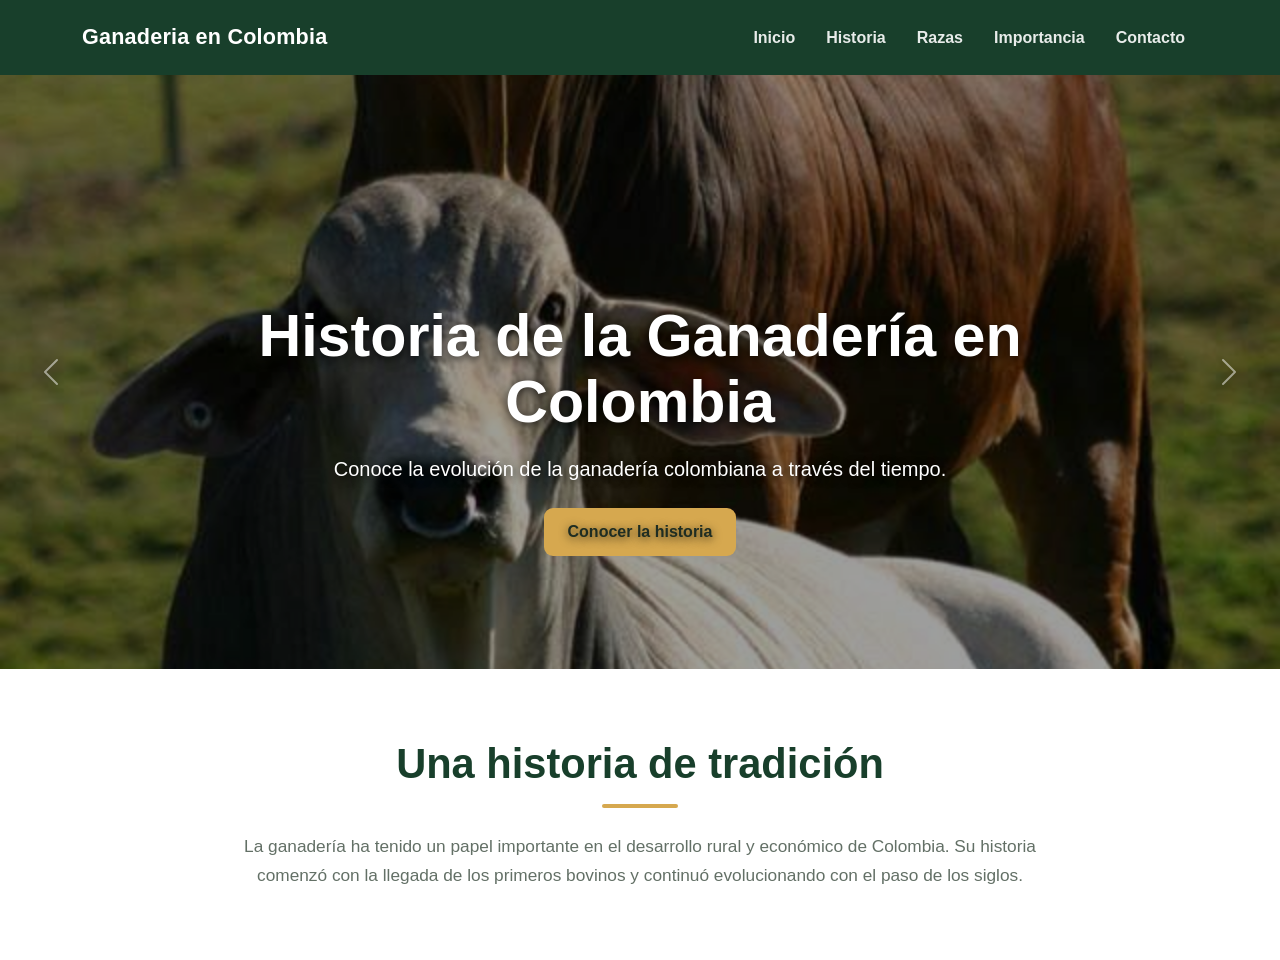
<file: index.html>
<!DOCTYPE html>
<html lang="en">
<head>
    <meta charset="UTF-8">
    <meta name="viewport" content="width=device-width, initial-scale=1.0">
    <title>Ganaderia en Colombia</title>
    <link href="https://cdn.jsdelivr.net/npm/bootstrap@5.3.8/dist/css/bootstrap.min.css" rel="stylesheet" integrity="sha384-sRIl4kxILFvY47J16cr9ZwB07vP4J8+LH7qKQnuqkuIAvNWLzeN8tE5YBujZqJLB" crossorigin="anonymous">
    <link rel="stylesheet" href="css/estilo.css">
    <link rel="icon" href="assets/img/favicon.jpg">
</head>
<body>
   
    <nav class="navbar navbar-expand-lg bg-dark">
      <div class="container">
        <a class="navbar-brand text-white nombre-pagina"  href="#">
            Ganaderia en Colombia 
        </a>
        <ul class="navbar-nav ms-auto">
            <li class="nav-item">
                <a class="nav-link text-white" href="index.html">
                    Inicio
                </a>
            </li>
            <li class="nav-item">
                <a  class="nav-link text-white"  href="historia.html">
                    Historia
                </a>
            </li>
            <li class="nav-item">
                <a  class="nav-link text-white"  href="razas.html">
                    Razas
                </a>
            </li><li class="nav-item">
                <a  class="nav-link text-white"  href="importancia.html">
                    Importancia
                </a>
            </li>
            <li class="nav-item">
                <a  class="nav-link text-white"  href="contacto.html">
                    Contacto
                </a>
            </li>
        </ul>
      </div>

    </nav>
    <section id="inicio" class="seccion-inicio">

        <div id="carrusel-ganaderia" class="carousel slide carousel-fade">

            <div class="carousel-inner">

                <!-- Imagen 1 -->
                <div class="carousel-item active">

                    <img src="assets/img/Butlers Polled Brahman's.jpg"
                         class="d-block w-100 imagen-carrusel"
                         alt="Ganado colombiano">

                    <div class="carousel-caption texto-carrusel">

                        <h1>
                            Historia de la Ganadería en Colombia
                        </h1>

                        <p>
                            Conoce la evolución de la ganadería
                            colombiana a través del tiempo.
                        </p>

                        <a href="pages/historia.html" class="btn btn-primary boton-principal">
                            Conocer la historia
                        </a>

                    </div>

                </div>


               <div class="carousel-item">

                    <img src="assets/img/descarga.jpg"
                         class="d-block w-100 imagen-carrusel"
                         alt="Ganadería colombiana">

                    <div class="carousel-caption texto-carrusel">

                        <h2>
                            Tradición y cultura
                        </h2>

                        <p>
                            La ganadería ha formado parte
                            del desarrollo rural del país.
                        </p>

                    </div>
 <!-- Imagen 2 -->
                
                </div>


                <!-- Imagen 3 -->
                <div class="carousel-item">

                    <img src="assets/img/Endless Herd — Nature Pattern.jpg"
                         class="d-block w-100 imagen-carrusel"
                         alt="Ganado en Colombia">

                    <div class="carousel-caption texto-carrusel">

                        <h2>
                            Ganadería moderna
                        </h2>

                        <p>
                            Tecnología, productividad y
                            sostenibilidad para el futuro.
                        </p>

                    </div>

                </div>

            </div>


            <!-- Botón anterior -->
            <button class="carousel-control-prev"
                    type="button"
                    data-bs-target="#carrusel-ganaderia"
                    data-bs-slide="prev">

                <span class="carousel-control-prev-icon"></span>

                <span class="visually-hidden">
                    Anterior
                </span>

            </button>


            <!-- Botón siguiente -->
            <button class="carousel-control-next"
                    type="button"
                    data-bs-target="#carrusel-ganaderia"
                    data-bs-slide="next">

                <span class="carousel-control-next-icon"></span>

                <span class="visually-hidden">
                    Siguiente
                </span>

            </button>

        </div>

    </section>
    <section class="seccion-introduccion">

    <div class="container">

        <h2 class="titulo-seccion text-center">
            Una historia de tradición
        </h2>

        <p class="texto-introduccion text-center">
            La ganadería ha tenido un papel importante en el
            desarrollo rural y económico de Colombia. Su historia
            comenzó con la llegada de los primeros bovinos y
            continuó evolucionando con el paso de los siglos.
        </p>

    </div>

</section>
<script src="https://cdn.jsdelivr.net/npm/bootstrap@5.3.3/dist/js/bootstrap.bundle.min.js"></script>
</body>
</html>
</file>
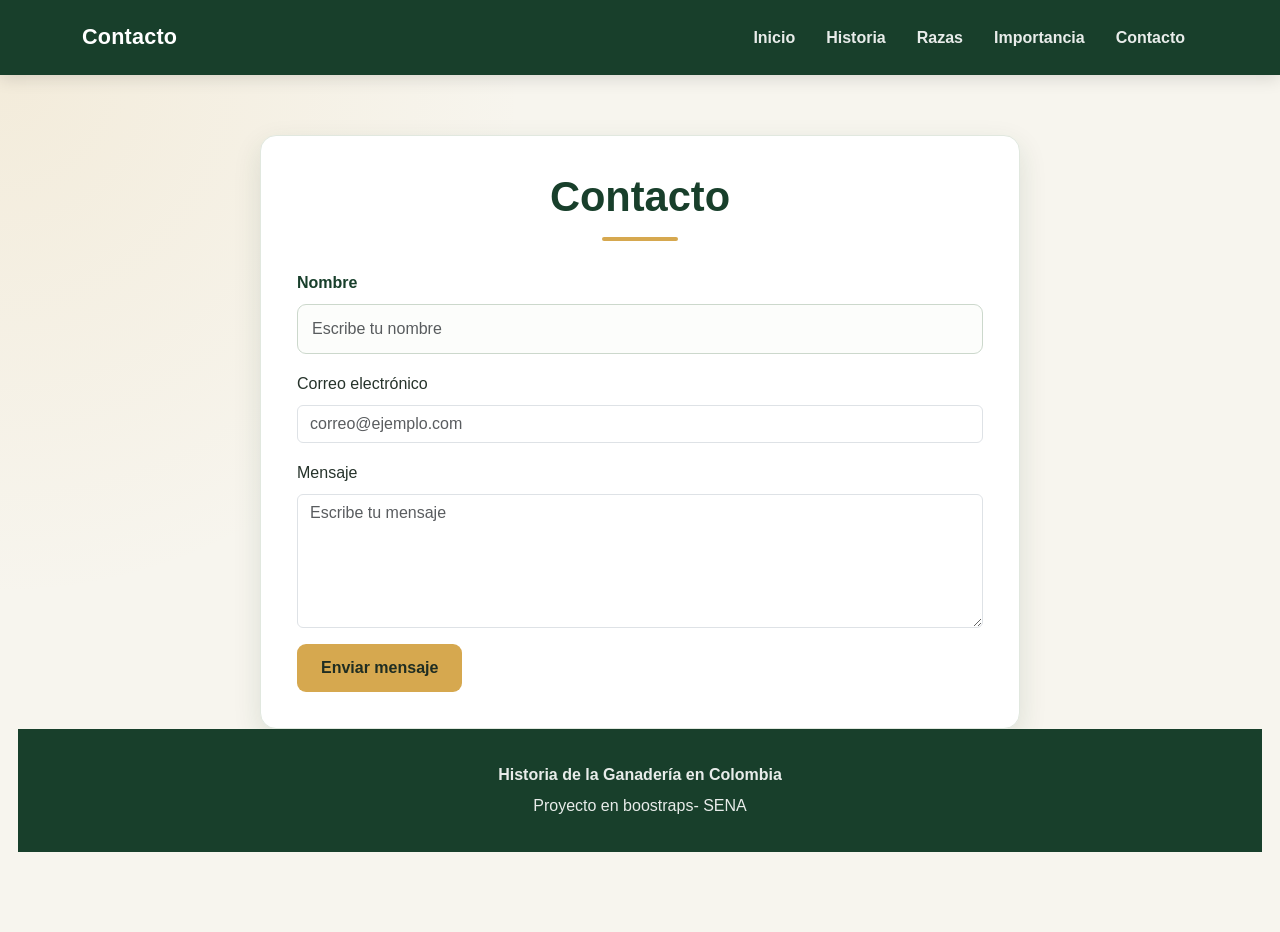
<file: contacto.html>
<!DOCTYPE html>
<html lang="en">

<head>
    <meta charset="UTF-8">
    <meta name="viewport" content="width=device-width, initial-scale=1.0">
    <title>Ganaderia en Colombia</title>
    <link href="https://cdn.jsdelivr.net/npm/bootstrap@5.3.8/dist/css/bootstrap.min.css" rel="stylesheet"
        integrity="sha384-sRIl4kxILFvY47J16cr9ZwB07vP4J8+LH7qKQnuqkuIAvNWLzeN8tE5YBujZqJLB" crossorigin="anonymous">
    <link rel="stylesheet" href="css/estilo.css">
    <link rel="icon" href="img/favicon.ico.jpg">
</head>

<body>

    <nav class="navbar navbar-expand-lg bg-dark">
        <div class="container">
            <a class="navbar-brand text-white nombre-pagina" href="#">
                Contacto
            </a>
            <ul class="navbar-nav ms-auto">
                <li class="nav-item">
                    <a class="nav-link text-white" href="index.html">
                        Inicio
                    </a>
                </li>
                <li class="nav-item">
                    <a class="nav-link text-white" href="historia.html">
                        Historia
                    </a>
                </li>
                <li class="nav-item">
                    <a class="nav-link text-white" href="razas.html">
                        Razas
                    </a>
                </li>
                <li class="nav-item">
                    <a class="nav-link text-white" href="importancia.html">
                        Importancia
                    </a>
                </li>
                <li class="nav-item">
                    <a class="nav-link text-white" href="contacto.html">
                        Contacto
                    </a>
                </li>
            </ul>
        </div>

    </nav>
    <section class="seccion-contacto">

        <div class="container">

            <h1 class="titulo-seccion text-center">
                Contacto
            </h1>

            <form class="formulario-contacto">

                <div class="mb-3">

                    <label for="nombre" class="form-label">
                        Nombre
                    </label>

                    <input type="text" class="form-control" id="nombre" placeholder="Escribe tu nombre">

                </div>

            </form>

            <div class="mb-3">


                <label for="correo" class="form-label">
                    Correo electrónico
                </label>

                <input type="email" class="form-control" id="correo" placeholder="correo@ejemplo.com">

            </div>
            <div class="mb-3">

                <label for="mensaje" class="form-label">
                    Mensaje
                </label>

                <textarea class="form-control" id="mensaje" rows="5" placeholder="Escribe tu mensaje"></textarea>

            </div>


            <button type="submit" class="btn btn-primary boton-enviar">
                Enviar mensaje
            </button>





        </div>
        <footer class="pie-pagina">

            <div class="container text-center">

                <p>
                    Historia de la Ganadería en Colombia
                </p>

                <p>
                    Proyecto en boostraps- SENA
                </p>

            </div>

        </footer>

        <script src="https://cdn.jsdelivr.net/npm/bootstrap@5.3.3/dist/js/bootstrap.bundle.min.js"></script>
    </section>

        
</body>
</file>
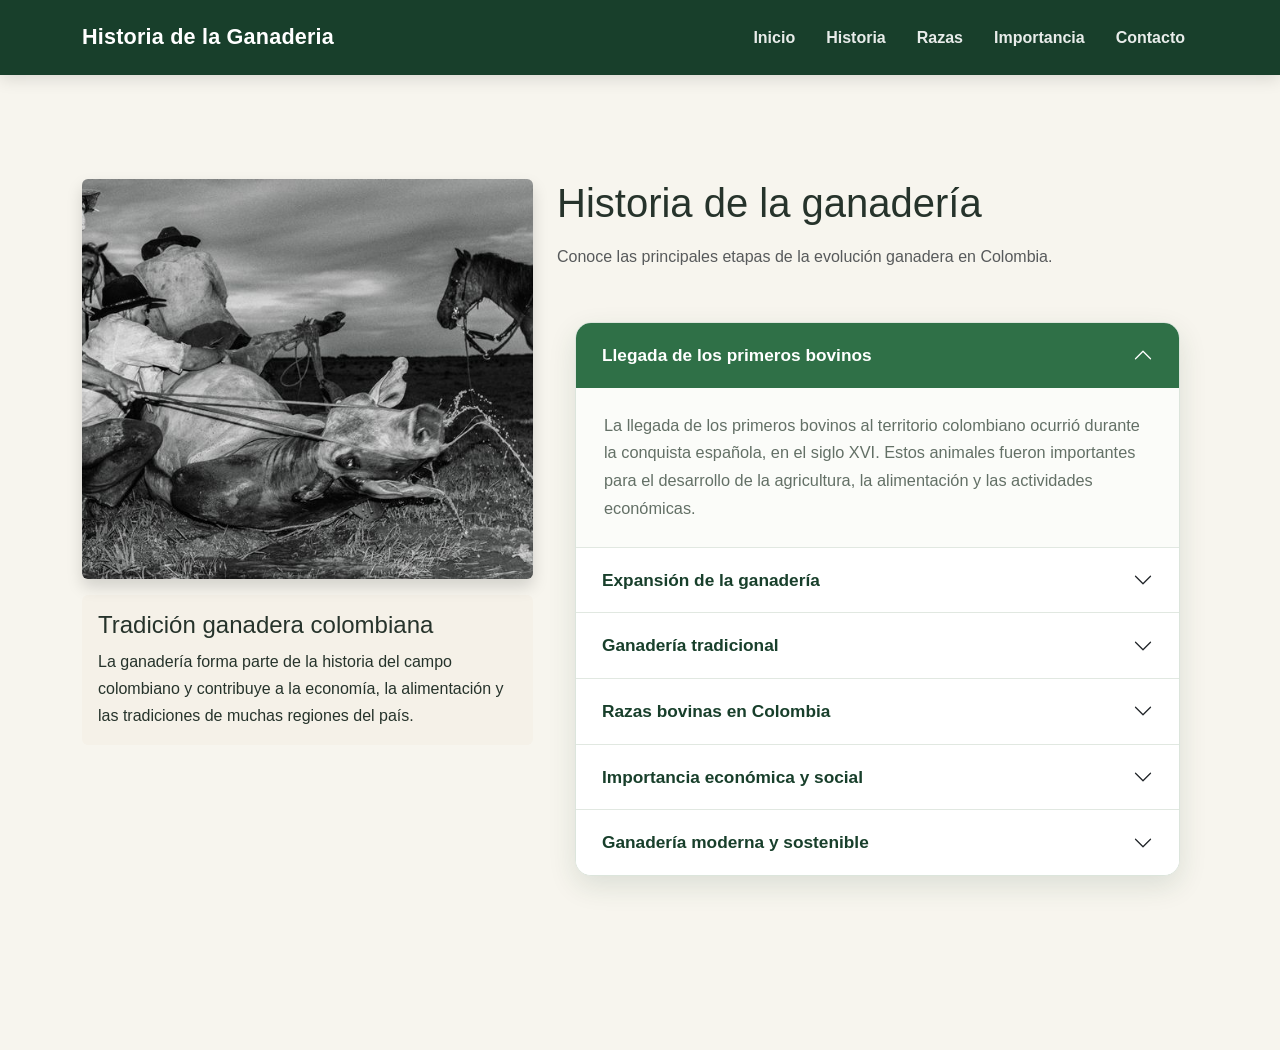
<file: historia.html>
<!DOCTYPE html>
<html lang="es">

<head>

    <meta charset="UTF-8">
    <meta name="viewport" content="width=device-width, initial-scale=1.0">
    <title>Historia</title>
    <link href="https://cdn.jsdelivr.net/npm/bootstrap@5.3.8/dist/css/bootstrap.min.css" rel="stylesheet">
    <link rel="stylesheet" href="css/estilo.css">
    <link rel="icon" href="assets/img/favicon.jpg">
</head>

<body>



    <nav class="navbar navbar-expand-lg bg-dark">
        <div class="container">
            <a class="navbar-brand text-white nombre-pagina" href="#">
                Historia de la Ganaderia
            </a>
            <ul class="navbar-nav ms-auto">
                <li class="nav-item">
                    <a class="nav-link text-white" href="index.html">
                        Inicio
                    </a>
                </li>
                <li class="nav-item">
                    <a class="nav-link text-white" href="historia.html">
                        Historia
                    </a>
                </li>
                <li class="nav-item">
                    <a class="nav-link text-white" href="razas.html">
                        Razas
                    </a>
                </li>
                <li class="nav-item">
                    <a class="nav-link text-white" href="importancia.html">
                        Importancia
                    </a>
                </li>
                <li class="nav-item">
                    <a class="nav-link text-white" href="contacto.html">
                        Contacto
                    </a>
                </li>
            </ul>
        </div>

    </nav>

    <!-- CONTENIDO DE HISTORIA -->
    <section class="container my-5">

        <div class="row g-4 align-items-start">

            <!-- IMAGEN LATERAL -->
            <div class="col-lg-5">

                <img src="assets/img/historia.jpg" class="img-fluid rounded shadow imagen-historia"
                    alt="Ganado en el campo">

                <div class="mt-3 p-3 rounded" style="background-color: #f5f1e8;">
                    <h2 class="h4">Tradición ganadera colombiana</h2>

                    <p class="mb-0">
                        La ganadería forma parte de la historia del campo
                        colombiano y contribuye a la economía, la alimentación
                        y las tradiciones de muchas regiones del país.
                    </p>
                </div>

            </div>

            <!-- ACORDEÓN -->
            <div class="col-lg-7">

                <h1 class="mb-3">Historia de la ganadería</h1>

                <p class="text-muted">
                    Conoce las principales etapas de la evolución ganadera
                    en Colombia.
                </p>

                <div class="accordion" id="historiaGanaderia">

                    <!-- Primera sección -->
                    <div class="accordion-item">
                        <h2 class="accordion-header">
                            <button class="accordion-button" type="button" data-bs-toggle="collapse"
                                data-bs-target="#inicioGanaderia" aria-expanded="true" aria-controls="inicioGanaderia">
                                Llegada de los primeros bovinos
                            </button>
                        </h2>

                        <div id="inicioGanaderia" class="accordion-collapse collapse show"
                            data-bs-parent="#historiaGanaderia">
                            <div class="accordion-body">
                                La llegada de los primeros bovinos al territorio
                                colombiano ocurrió durante la conquista española,
                                en el siglo XVI. Estos animales fueron importantes
                                para el desarrollo de la agricultura, la alimentación
                                y las actividades económicas.
                            </div>
                        </div>
                    </div>

                    <!-- Segunda sección -->
                    <div class="accordion-item">
                        <h2 class="accordion-header">
                            <button class="accordion-button collapsed" type="button" data-bs-toggle="collapse"
                                data-bs-target="#expansionGanaderia" aria-expanded="false"
                                aria-controls="expansionGanaderia">
                                Expansión de la ganadería
                            </button>
                        </h2>

                        <div id="expansionGanaderia" class="accordion-collapse collapse"
                            data-bs-parent="#historiaGanaderia">
                            <div class="accordion-body">
                                Con el paso del tiempo, la ganadería se extendió
                                por diferentes regiones de Colombia. Las condiciones
                                del clima y la disponibilidad de terrenos permitieron
                                la crianza de bovinos en los Llanos Orientales,
                                la región Caribe y el valle del río Magdalena.
                            </div>
                        </div>
                    </div>

                    <!-- Tercera sección -->
                    <div class="accordion-item">
                        <h2 class="accordion-header">
                            <button class="accordion-button collapsed" type="button" data-bs-toggle="collapse"
                                data-bs-target="#ganaderiaTradicional" aria-expanded="false"
                                aria-controls="ganaderiaTradicional">
                                Ganadería tradicional
                            </button>
                        </h2>

                        <div id="ganaderiaTradicional" class="accordion-collapse collapse"
                            data-bs-parent="#historiaGanaderia">
                            <div class="accordion-body">
                                Durante muchos años, la ganadería se desarrolló
                                mediante prácticas tradicionales. Los ganaderos
                                utilizaban caballos, herramientas manuales y
                                conocimientos transmitidos entre generaciones
                                para cuidar el ganado y manejar los potreros.
                            </div>
                        </div>
                    </div>

                    <!-- Cuarta sección -->
                    <div class="accordion-item">
                        <h2 class="accordion-header">
                            <button class="accordion-button collapsed" type="button" data-bs-toggle="collapse"
                                data-bs-target="#razasBovinas" aria-expanded="false" aria-controls="razasBovinas">
                                Razas bovinas en Colombia
                            </button>
                        </h2>

                        <div id="razasBovinas" class="accordion-collapse collapse" data-bs-parent="#historiaGanaderia">
                            <div class="accordion-body">
                                En Colombia se crían diferentes razas bovinas
                                adaptadas a las condiciones de cada región.
                                Entre ellas se encuentran el Cebú Brahman,
                                el Blanco Orejinegro, el Romosinuano y el
                                Holstein. Algunas se utilizan principalmente
                                para producir carne y otras para obtener leche.
                            </div>
                        </div>
                    </div>

                    <!-- Quinta sección -->
                    <div class="accordion-item">
                        <h2 class="accordion-header">
                            <button class="accordion-button collapsed" type="button" data-bs-toggle="collapse"
                                data-bs-target="#importanciaGanaderia" aria-expanded="false"
                                aria-controls="importanciaGanaderia">
                                Importancia económica y social
                            </button>
                        </h2>

                        <div id="importanciaGanaderia" class="accordion-collapse collapse"
                            data-bs-parent="#historiaGanaderia">
                            <div class="accordion-body">
                                La ganadería contribuye a la economía colombiana
                                mediante la producción de carne, leche y otros
                                productos. También genera empleos en las fincas,
                                los centros de acopio, el transporte y la
                                comercialización de productos de origen animal.
                            </div>
                        </div>
                    </div>

                    <!-- Sexta sección -->
                    <div class="accordion-item">
                        <h2 class="accordion-header">
                            <button class="accordion-button collapsed" type="button" data-bs-toggle="collapse"
                                data-bs-target="#ganaderiaModerna" aria-expanded="false"
                                aria-controls="ganaderiaModerna">
                                Ganadería moderna y sostenible
                            </button>
                        </h2>

                        <div id="ganaderiaModerna" class="accordion-collapse collapse"
                            data-bs-parent="#historiaGanaderia">
                            <div class="accordion-body">
                                Actualmente, algunos sistemas ganaderos utilizan
                                herramientas tecnológicas para registrar el peso
                                de los animales, controlar su alimentación,
                                organizar las vacunaciones y mejorar la producción.
                                También se promueven prácticas sostenibles, como
                                el manejo adecuado de los potreros, la protección
                                del agua y los sistemas silvopastoriles.
                            </div>
                        </div>
                    </div>

                </div>
            </div>

        </div>
    </section>

    <script src="https://cdn.jsdelivr.net/npm/bootstrap@5.3.3/dist/js/bootstrap.bundle.min.js"></script>
</body>
</file>
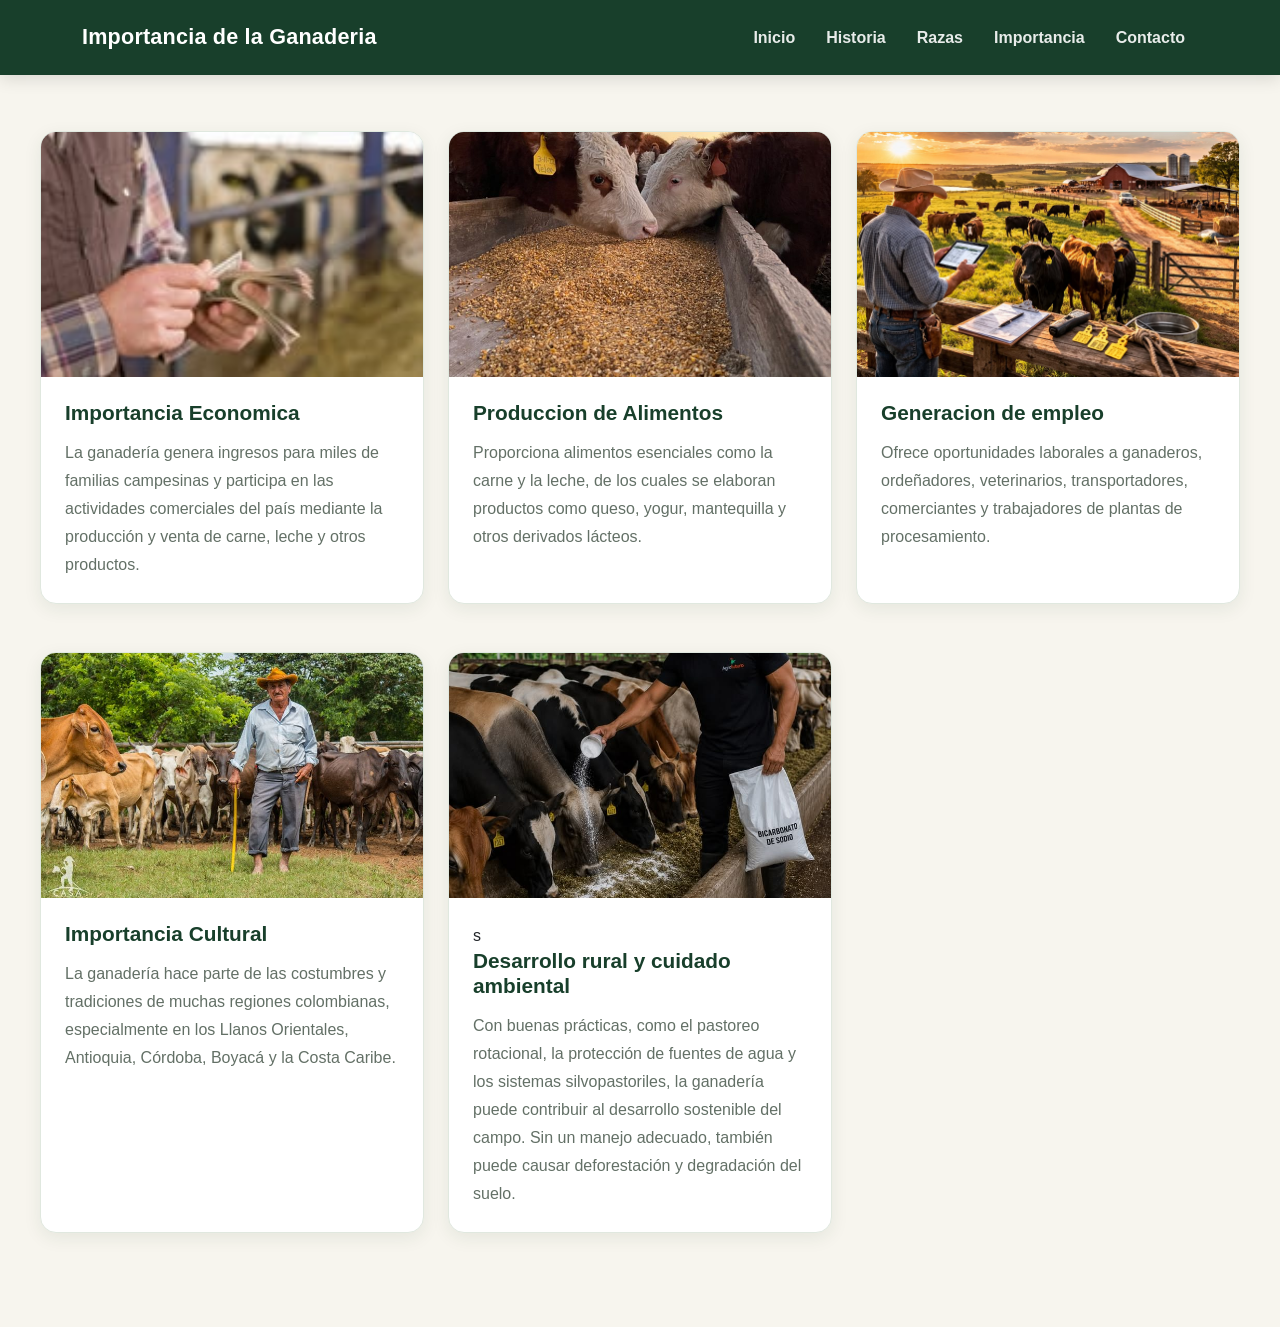
<file: importancia.html>
<!DOCTYPE html>
<html lang="en">

<head>
    <meta charset="UTF-8">
    <meta name="viewport" content="width=device-width, initial-scale=1.0">
    <title>Ganaderia en Colombia</title>
    <link href="https://cdn.jsdelivr.net/npm/bootstrap@5.3.8/dist/css/bootstrap.min.css" rel="stylesheet"
        integrity="sha384-sRIl4kxILFvY47J16cr9ZwB07vP4J8+LH7qKQnuqkuIAvNWLzeN8tE5YBujZqJLB" crossorigin="anonymous">
    <link rel="stylesheet" href="css/estilo.css">
    <link rel="icon" href="assets/img/favicon.jpg">
</head>

<body>
    
    <nav class="navbar navbar-expand-lg bg-dark">
        <div class="container">
            <a class="navbar-brand text-white nombre-pagina" href="#">
                Importancia de la Ganaderia
            </a>
            <ul class="navbar-nav ms-auto">
                <li class="nav-item">
                    <a class="nav-link text-white" href="index.html">
                        Inicio
                    </a>
                </li>
                <li class="nav-item">
                    <a class="nav-link text-white" href="historia.html">
                        Historia
                    </a>
                </li>
                <li class="nav-item">
                    <a class="nav-link text-white" href="razas.html">
                        Razas
                    </a>
                </li>
                <li class="nav-item">
                    <a class="nav-link text-white" href="importancia.html">
                        Importancia
                    </a>
                </li>
                <li class="nav-item">
                    <a class="nav-link text-white" href="contacto.html">
                        Contacto
                    </a>
                </li>
            </ul>
        </div>

    </nav>
    <section class="seccion-importancia">

        <div class="row">

            <!-- Primera tarjeta -->
            <div class="col-md-4 mb-4">

                <div class="card tarjeta-raza">

                    <img src="assets/img/econimica.jpg" class="card-img-top imagen-raza" alt="importancia economica">

                    <div class="card-body">

                        <h2 class="card-title">
                            Importancia Economica
                        </h2>

                        <p class="card-text">
                            La ganadería genera ingresos para miles de familias campesinas y participa en las
                            actividades comerciales del país mediante la producción y venta de carne, leche y otros
                            productos.
                        </p>

                    </div>

                </div>

            </div>

            <!-- Segunda tarjeta -->
            <div class="col-md-4 mb-4">

                <div class="card tarjeta-raza">

                    <img src="assets/img/Alimentos.jpg" class="card-img-top imagen-raza"
                        alt="Produccion de alimentos">

                    <div class="card-body">

                        <h2 class="card-title">
                            Produccion de Alimentos
                        </h2>

                        <p class="card-text">
                            Proporciona alimentos esenciales como la carne y la leche, de los cuales se elaboran
                            productos como queso, yogur, mantequilla y otros derivados lácteos.
                        </p>

                    </div>

                </div>

            </div>

            <!-- Tercera tarjeta -->
            <div class="col-md-4 mb-4">

                <div class="card tarjeta-raza">

                    <img src="assets/img/empleo.jpg" class="card-img-top imagen-raza" alt="Generacion de Empleo">

                    <div class="card-body">

                        <h2 class="card-title">
                            Generacion de empleo
                        </h2>

                        <p class="card-text">
                            Ofrece oportunidades laborales a ganaderos, ordeñadores, veterinarios, transportadores,
                            comerciantes y trabajadores de plantas de procesamiento.
                        </p>

                    </div>

                </div>

            </div>

            <!-- Cuarta tarjeta -->
            <div class="col-md-4 mb-4">

                <div class="card tarjeta-raza">

                    <img src="assets/img/cultura.jpg" class="card-img-top imagen-raza" alt="Importancia Cultural">

                    <div class="card-body">

                        <h2 class="card-title">
                            Importancia Cultural
                        </h2>

                        <p class="card-text">
                            La ganadería hace parte de las costumbres y tradiciones de muchas regiones colombianas,
                            especialmente en los Llanos Orientales, Antioquia, Córdoba, Boyacá y la Costa Caribe.
                        </p>

                    </div>

                </div>

            </div>
            <!--Quinta targeta-->
            <div class="col-md-4 mb-4">

                <div class="card tarjeta-raza">

                    <img src="assets/img/desarrollo.jpg" class="card-img-top imagen-raza" alt="Desarrollo rural">

                    <div class="card-body">s

                        <h2 class="card-title">
                            Desarrollo rural y cuidado ambiental
                        </h2>

                        <p class="card-text">
                            Con buenas prácticas, como el pastoreo rotacional, la protección de fuentes de agua y los
                            sistemas silvopastoriles, la ganadería puede contribuir al desarrollo sostenible del campo.
                            Sin un manejo adecuado, también puede causar deforestación y degradación del suelo.
                    </div>

                </div>

            </div>
            
        </div>

<script src="https://cdn.jsdelivr.net/npm/bootstrap@5.3.3/dist/js/bootstrap.bundle.min.js"></script>
</body>
</file>
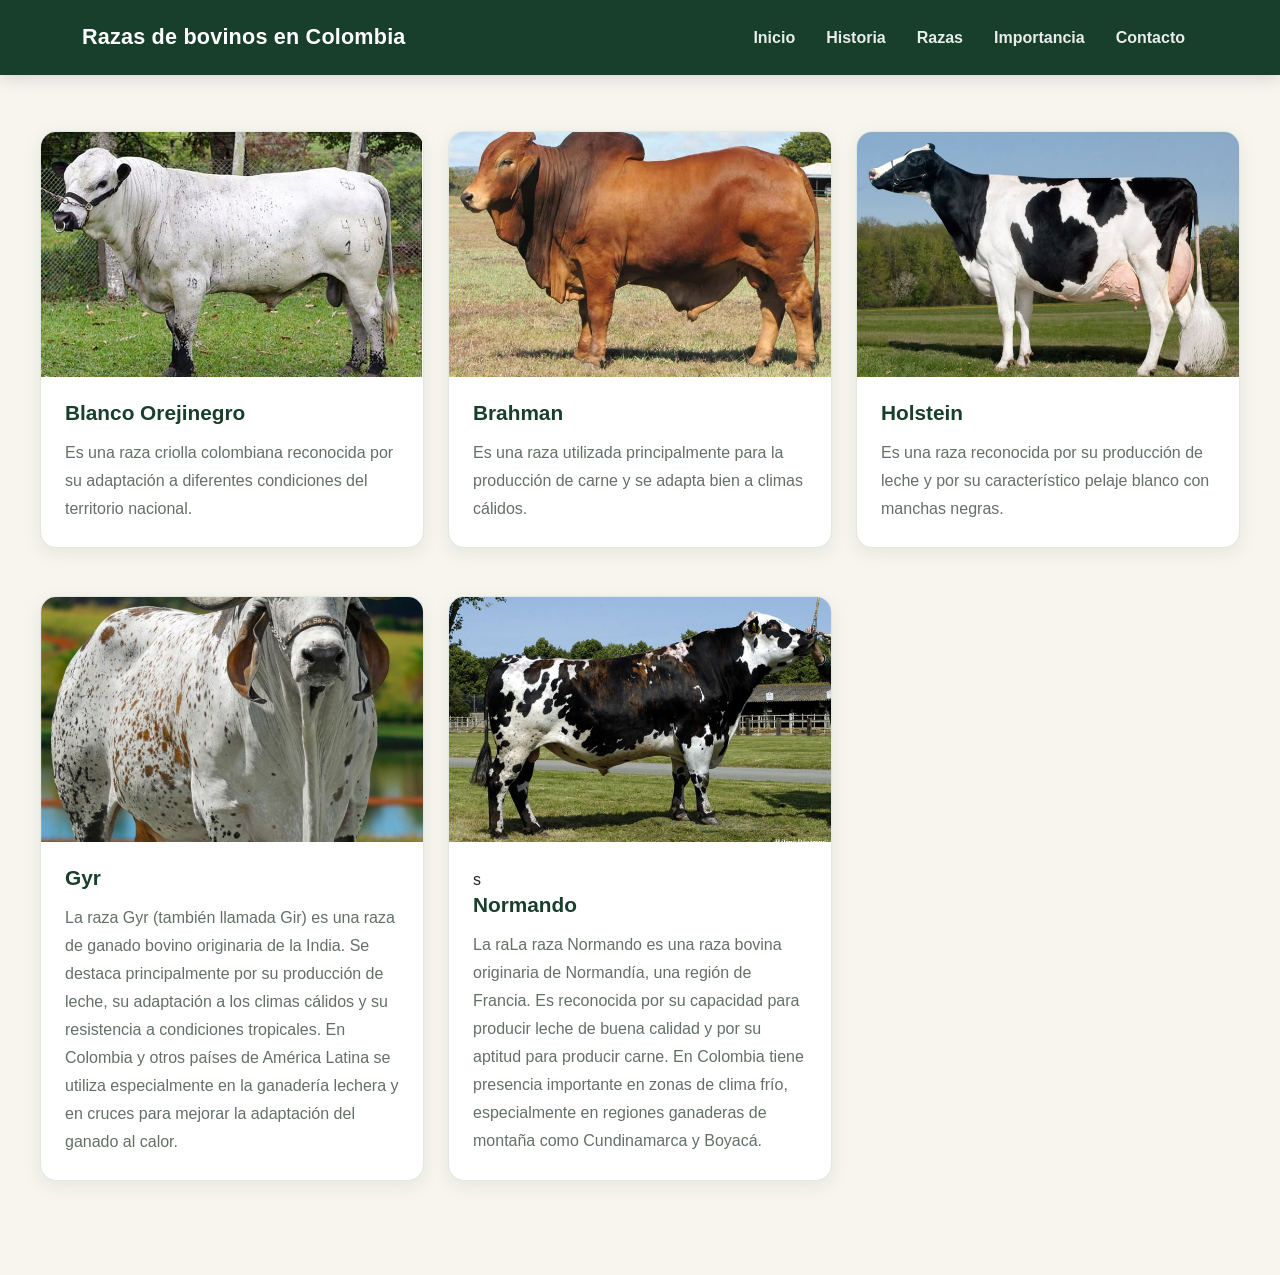
<file: razas.html>
<!DOCTYPE html>
<html lang="en">

<head>
    <meta charset="UTF-8">
    <meta name="viewport" content="width=device-width, initial-scale=1.0">
    <title>Ganaderia en Colombia</title>
    <link href="https://cdn.jsdelivr.net/npm/bootstrap@5.3.8/dist/css/bootstrap.min.css" rel="stylesheet"
        integrity="sha384-sRIl4kxILFvY47J16cr9ZwB07vP4J8+LH7qKQnuqkuIAvNWLzeN8tE5YBujZqJLB" crossorigin="anonymous">
    <link rel="stylesheet" href="css/estilo.css">
    <link rel="icon" href="assets/img/favicon.jpg">
</head>

<body>

    <nav class="navbar navbar-expand-lg bg-dark">
        <div class="container">
            <a class="navbar-brand text-white nombre-pagina" href="#">
                Razas de bovinos en Colombia
            </a>
            <ul class="navbar-nav ms-auto">
                <li class="nav-item">
                    <a class="nav-link text-white" href="index.html">
                        Inicio
                    </a>
                </li>
                <li class="nav-item">
                    <a class="nav-link text-white" href="historia.html">
                        Historia
                    </a>
                </li>
                <li class="nav-item">
                    <a class="nav-link text-white" href="razas.html">
                        Razas
                    </a>
                </li>
                <li class="nav-item">
                    <a class="nav-link text-white" href="importancia.html">
                        Importancia
                    </a>
                </li>
                <li class="nav-item">
                    <a class="nav-link text-white" href="contacto.html">
                        Contacto
                    </a>
                </li>
            </ul>
        </div>

    </nav>
    <section class="seccion-importancia">

        <div class="row">

            <!-- Primera tarjeta -->
            <div class="col-md-4 mb-4">

                <div class="card tarjeta-raza">

                    <img src="assets/img/orejinegro.jpg" class="card-img-top imagen-raza"
                        alt="Ganado Blanco Orejinegro">

                    <div class="card-body">

                        <h2 class="card-title">
                            Blanco Orejinegro
                        </h2>

                        <p class="card-text">
                            Es una raza criolla colombiana reconocida
                            por su adaptación a diferentes condiciones
                            del territorio nacional.
                        </p>

                    </div>

                </div>

            </div>

            <!-- Segunda tarjeta -->
            <div class="col-md-4 mb-4">

                <div class="card tarjeta-raza">

                    <img src="assets/img/Red Brahman.jpg" class="card-img-top imagen-raza" alt="Ganado Brahman">

                    <div class="card-body">

                        <h2 class="card-title">
                            Brahman
                        </h2>

                        <p class="card-text">
                            Es una raza utilizada principalmente para
                            la producción de carne y se adapta bien a
                            climas cálidos.
                        </p>

                    </div>

                </div>

            </div>

            <!-- Tercera tarjeta -->
            <div class="col-md-4 mb-4">

                <div class="card tarjeta-raza">

                    <img src="assets/img/Holstein.jpg" class="card-img-top imagen-raza" alt="Ganado Holstein">

                    <div class="card-body">

                        <h2 class="card-title">
                            Holstein
                        </h2>

                        <p class="card-text">
                            Es una raza reconocida por su producción
                            de leche y por su característico pelaje
                            blanco con manchas negras.
                        </p>

                    </div>

                </div>

            </div>

            <!-- Cuarta tarjeta -->
            <div class="col-md-4 mb-4">

                <div class="card tarjeta-raza">

                    <img src="assets/img/Gyr.jpg" class="card-img-top imagen-raza" alt="Ganado Romosinuano">

                    <div class="card-body">

                        <h2 class="card-title">
                            Gyr
                        </h2>

                        <p class="card-text">
                            La raza Gyr (también llamada Gir) es una raza de ganado bovino originaria de la India. Se
                            destaca principalmente por su producción de leche, su adaptación a los climas cálidos y su
                            resistencia a condiciones tropicales. En Colombia y otros países de América Latina se
                            utiliza especialmente en la ganadería lechera y en cruces para mejorar la adaptación del
                            ganado al calor.
                        </p>

                    </div>

                </div>

            </div>
            <!--Quinta targeta-->
            <div class="col-md-4 mb-4">

                <div class="card tarjeta-raza">

                    <img src="assets/img/Normando.jpg" class="card-img-top imagen-raza" alt="Ganado Romosinuano">

                    <div class="card-body">s

                        <h2 class="card-title">
                            Normando
                        </h2>

                        <p class="card-text">
                            La raLa raza Normando es una raza bovina originaria de Normandía, una región de Francia. Es
                            reconocida por su capacidad para producir leche de buena calidad y por su aptitud para
                            producir carne. En Colombia tiene presencia importante en zonas de clima frío, especialmente
                            en regiones ganaderas de montaña como Cundinamarca y Boyacá.

                    </div>

                </div>

            </div>

        </div>
        <script src="https://cdn.jsdelivr.net/npm/bootstrap@5.3.3/dist/js/bootstrap.bundle.min.js"></script>


</body>
</file>
<file: css/estilo.css>
/* ---------- 1. Variables y ajustes generales ---------- */
:root {
    --verde-oscuro: #183f2b;
    --verde: #2f7047;
    --verde-claro: #e8f2e9;
    --dorado: #d6a84f;
    --crema: #f7f5ee;
    --blanco: #ffffff;
    --texto: #26332b;
    --texto-suave: #637066;
    --sombra: 0 10px 28px rgba(24, 63, 43, 0.12);
    --radio: 16px;
}

* {
    box-sizing: border-box;
}

html {
    scroll-behavior: smooth;
}

body {
    margin: 0;
    color: var(--texto);
    background: var(--crema);
    font-family: "Segoe UI", Arial, sans-serif;
    line-height: 1.7;
}

img {
    max-width: 100%;
}

section {
    padding-top: 56px;
    padding-bottom: 56px;
}

/* ---------- 2. Barra de navegación ---------- */
.navbar {
    background: var(--verde-oscuro) !important;
    padding: 14px 0;
    box-shadow: 0 4px 16px rgba(0, 0, 0, 0.12);
}

.navbar .container {
    gap: 18px;
}

.navbar .nombre-pagina,
.navbar .navbar-brand {
    color: var(--blanco) !important;
    font-size: clamp(1.05rem, 2vw, 1.35rem);
    font-weight: 750;
    letter-spacing: 0.2px;
    white-space: normal;
}

.navbar .navbar-nav {
    gap: 5px;
}

.navbar .nav-link {
    color: rgba(255, 255, 255, 0.9) !important;
    padding: 9px 13px !important;
    border-radius: 8px;
    font-weight: 600;
    transition: background 0.25s ease, color 0.25s ease;
}

.navbar .nav-link:hover,
.navbar .nav-link:focus {
    color: var(--blanco) !important;
    background: var(--verde);
}

/* ---------- 3. Títulos y textos compartidos ---------- */
.titulo-seccion {
    margin: 0 0 24px;
    color: var(--verde-oscuro);
    font-size: clamp(1.8rem, 4vw, 2.6rem);
    font-weight: 800;
    line-height: 1.2;
}

.titulo-seccion::after {
    content: "";
    display: block;
    width: 76px;
    height: 4px;
    margin: 15px auto 0;
    border-radius: 99px;
    background: var(--dorado);
}

.texto-introduccion {
    max-width: 850px;
    margin: 0 auto;
    color: var(--texto-suave);
    font-size: 1.08rem;
}

/* ---------- 4. Página Inicio: carrusel ---------- */
.seccion-inicio {
    padding: 0;
    background: var(--verde-oscuro);
}

#carrusel-ganaderia,
.carousel,
.carousel-inner,
.carousel-item {
    position: relative;
}

.imagen-carrusel {
    display: block;
    width: 100%;
    height: clamp(380px, 66vh, 680px);
    object-fit: cover;
    object-position: center;
    filter: brightness(0.62);
}

.texto-carrusel {
    right: 10%;
    bottom: 15%;
    left: 10%;
    max-width: 900px;
    margin: 0 auto;
    padding: 24px;
    text-align: center;
    text-shadow: 0 2px 10px rgba(0, 0, 0, 0.7);
}

.texto-carrusel h1,
.texto-carrusel h2 {
    margin-bottom: 16px;
    color: var(--blanco);
    font-size: clamp(2rem, 5vw, 3.7rem);
    font-weight: 800;
    line-height: 1.12;
}

.texto-carrusel p {
    margin: 0 auto 22px;
    max-width: 700px;
    color: #fff;
    font-size: clamp(1rem, 2vw, 1.25rem);
}

.boton-principal,
.boton-enviar {
    border: 0;
    border-radius: 9px;
    padding: 12px 24px;
    background: var(--dorado);
    color: #1f2d22;
    font-weight: 750;
    transition: transform 0.2s ease, background 0.2s ease;
}

.boton-principal:hover,
.boton-enviar:hover {
    background: #e7bd68;
    color: #1f2d22;
    transform: translateY(-2px);
}

.carousel-control-prev,
.carousel-control-next {
    width: 8%;
}

.seccion-introduccion {
    padding: 70px 20px;
    background: var(--blanco);
}

.seccion-introduccion .container {
    max-width: 1000px;
}

/* ---------- 5. Página Historia: acordeón ---------- */
#historiaGanaderia {
    width: min(1000px, calc(100% - 36px));
    margin: 52px auto 70px;
    overflow: hidden;
    border: 1px solid #dce5dc;
    border-radius: var(--radio);
    box-shadow: var(--sombra);
    background: var(--blanco);
}

#historiaGanaderia .accordion-item {
    border: 0;
    border-bottom: 1px solid #e1e8e1;
}

#historiaGanaderia .accordion-item:last-child {
    border-bottom: 0;
}

#historiaGanaderia .accordion-button {
    padding: 22px 26px;
    color: var(--verde-oscuro);
    background: var(--blanco);
    font-size: 1.08rem;
    font-weight: 750;
    box-shadow: none;
}

#historiaGanaderia .accordion-button:not(.collapsed) {
    color: var(--blanco);
    background: var(--verde);
}

#historiaGanaderia .accordion-button:not(.collapsed)::after {
    filter: brightness(0) invert(1);
}

#historiaGanaderia .accordion-button:focus {
    border-color: var(--dorado);
    box-shadow: 0 0 0 3px rgba(214, 168, 79, 0.25);
}

#historiaGanaderia .accordion-body {
    padding: 24px 28px;
    color: var(--texto-suave);
    background: #fbfcf9;
    font-size: 1.02rem;
}

/* IMAGEN LATERAL DE HISTORIA */
.imagen-historia {
    width: 100%;
    height: 400px;
    object-fit: cover;
    object-position: center;
}


/* ---------- 6. Páginas Razas e Importancia: tarjetas ---------- */
.seccion-importancia {
    width: min(1200px, calc(100% - 36px));
    margin: 0 auto;
    padding: 56px 0 70px;
}

.seccion-importancia > .row {
    --bs-gutter-x: 1.5rem;
    --bs-gutter-y: 1.5rem;
    align-items: stretch;
}

.tarjeta-raza {
    height: 100%;
    overflow: hidden;
    border: 1px solid #e0e8df;
    border-radius: var(--radio);
    background: var(--blanco);
    box-shadow: 0 5px 18px rgba(24, 63, 43, 0.08);
    transition: transform 0.25s ease, box-shadow 0.25s ease;
}

.tarjeta-raza:hover {
    transform: translateY(-6px);
    box-shadow: var(--sombra);
}

.imagen-raza {
    display: block;
    width: 100%;
    height: 245px;
    object-fit: cover;
    background: var(--verde-claro);
}

.tarjeta-raza .card-body {
    padding: 24px;
}

.tarjeta-raza .card-title {
    margin-bottom: 13px;
    color: var(--verde-oscuro);
    font-size: 1.3rem;
    font-weight: 800;
}

.tarjeta-raza .card-text {
    margin-bottom: 0;
    color: var(--texto-suave);
    line-height: 1.75;
}

/* ---------- 7. Página Contacto: formulario ---------- */
.seccion-contacto {
    min-height: calc(100vh - 150px);
    padding: 60px 18px 80px;
    background:
        radial-gradient(circle at top left, rgba(214, 168, 79, 0.12), transparent 34%),
        var(--crema);
}

.seccion-contacto > .container {
    max-width: 760px;
    padding: 36px;
    border: 1px solid #e1e8df;
    border-radius: var(--radio);
    background: var(--blanco);
    box-shadow: var(--sombra);
}

.formulario-contacto {
    margin-top: 28px;
}

.formulario-contacto .form-label {
    margin-bottom: 8px;
    color: var(--verde-oscuro);
    font-weight: 700;
}

.formulario-contacto .form-control {
    min-height: 48px;
    padding: 12px 14px;
    border: 1px solid #ccd8cc;
    border-radius: 9px;
    background: #fcfdfb;
    color: var(--texto);
}

.formulario-contacto textarea.form-control {
    min-height: 150px;
    resize: vertical;
}

.formulario-contacto .form-control:focus {
    border-color: var(--verde);
    box-shadow: 0 0 0 3px rgba(47, 112, 71, 0.15);
    background: var(--blanco);
}

.formulario-contacto .boton-enviar {
    width: 100%;
    margin-top: 8px;
    background: var(--verde);
    color: var(--blanco);
}

.formulario-contacto .boton-enviar:hover {
    background: var(--verde-oscuro);
    color: var(--blanco);
}

/* ---------- 8. Pie de página ---------- */
.pie-pagina {
    padding: 28px 16px;
    background: var(--verde-oscuro);
    color: rgba(255, 255, 255, 0.9);
    text-align: center;
}

.pie-pagina p {
    margin: 4px 0;
}

.pie-pagina p:first-child {
    font-weight: 750;
}

/* ---------- 9. Accesibilidad y adaptación móvil ---------- */
a {
    transition: color 0.2s ease;
}

:focus-visible {
    outline: 3px solid var(--dorado);
    outline-offset: 3px;
}

@media (max-width: 767.98px) {
    section {
        padding-top: 38px;
        padding-bottom: 38px;
    }

    .navbar .container {
        align-items: flex-start;
    }

    .navbar .navbar-nav {
        padding-top: 8px;
    }

    .navbar .nav-link {
        padding: 8px 10px !important;
    }

    .imagen-carrusel {
        height: 440px;
    }

    .texto-carrusel {
        right: 7%;
        bottom: 9%;
        left: 7%;
        padding: 12px;
    }

    .texto-carrusel h1,
    .texto-carrusel h2 {
        font-size: clamp(1.65rem, 7vw, 2.5rem);
    }

    .texto-carrusel p {
        font-size: 0.98rem;
    }

    .seccion-importancia {
        width: min(100% - 24px, 600px);
        padding-top: 36px;
    }

    .imagen-raza {
        height: 220px;
    }

    .seccion-contacto > .container {
        padding: 24px 18px;
    }

    #historiaGanaderia {
        width: calc(100% - 24px);
        margin-top: 32px;
    }

    #historiaGanaderia .accordion-button {
        padding: 18px;
    }

    #historiaGanaderia .accordion-body {
        padding: 18px;
    }
}

@media (prefers-reduced-motion: reduce) {
    *,
    *::before,
    *::after {
        scroll-behavior: auto !important;
        transition-duration: 0.01ms !important;
        animation-duration: 0.01ms !important;
    }
}
</file>
